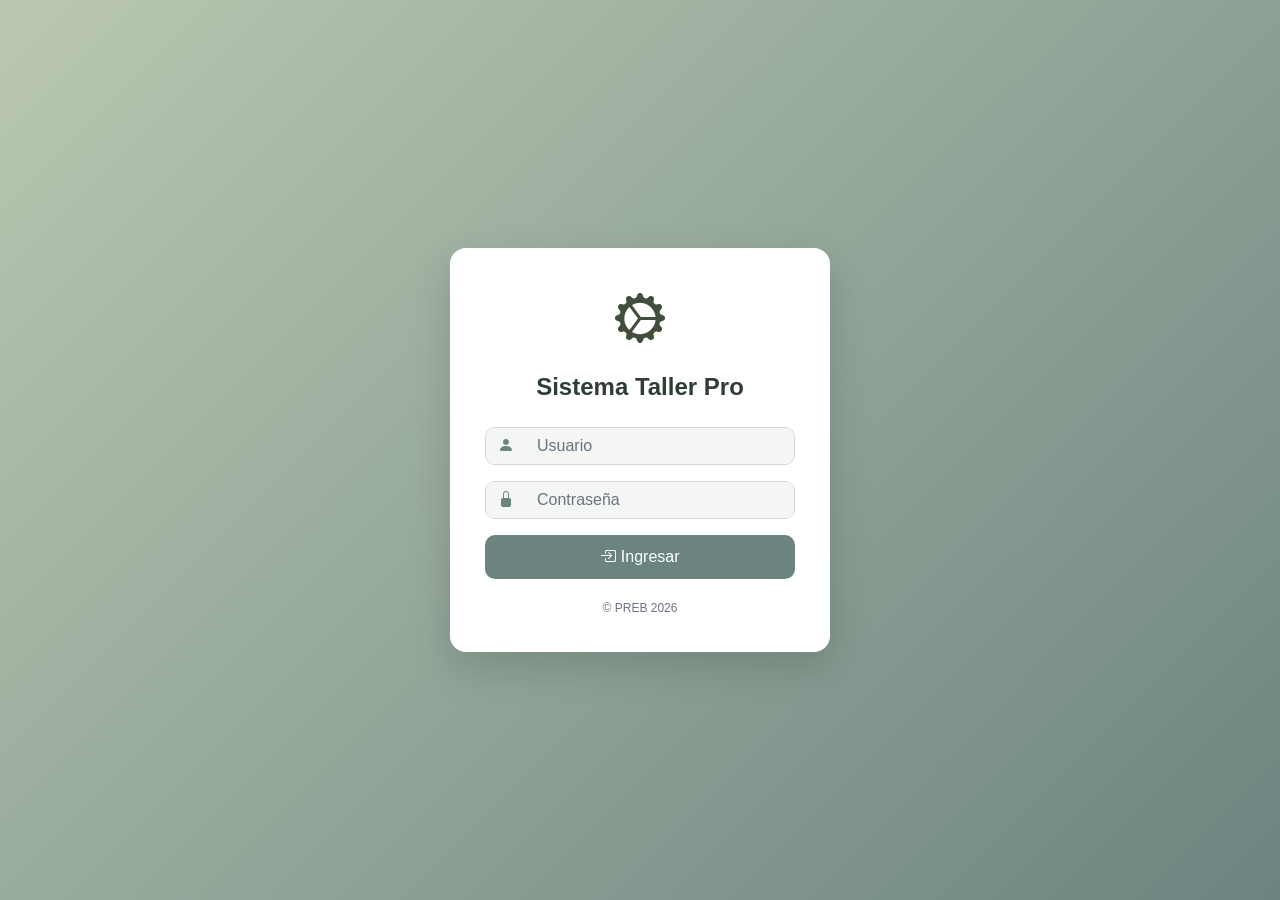
<file: plantillas/index.html>
<!DOCTYPE html>
<html lang="es">
<head>
    <meta charset="UTF-8">
    <meta name="viewport" content="width=device-width, initial-scale=1.0">
    
    <!-- Bootstrap -->
    <link href="https://cdn.jsdelivr.net/npm/bootstrap@5.3.1/dist/css/bootstrap.min.css" rel="stylesheet">
    
    <!-- Icons -->
    <link href="https://cdn.jsdelivr.net/npm/bootstrap-icons@1.10.5/font/bootstrap-icons.css" rel="stylesheet">

    <!-- CSS PROPIO -->
    <link rel="stylesheet" href="../css/login.css">

    <title>Login - Taller Pro</title>
</head>

<body>

<div class="login-card">

    <!-- LOGO -->
    <div class="logo">
        <i class="bi bi-gear-wide-connected"></i>
    </div>

    <h4 class="login-title">Sistema Taller Pro</h4>

    <form>

        <!-- USUARIO -->
        <div class="input-group mb-3">
            <span class="input-group-text">
                <i class="bi bi-person-fill"></i>
            </span>
            <input type="text" class="form-control" placeholder="Usuario" required>
        </div>

        <!-- PASSWORD -->
        <div class="input-group mb-3">
            <span class="input-group-text">
                <i class="bi bi-lock-fill"></i>
            </span>
            <input type="password" class="form-control" placeholder="Contraseña" required>
        </div>

        <!-- BOTON -->
        <div class="d-grid">
            <button class="btn btn-login text-white">
                <i class="bi bi-box-arrow-in-right"></i> Ingresar
            </button>
        </div>

    </form>

    <div class="footer-text">
        © PREB 2026
    </div>

</div>

</body>
</html>
</file>
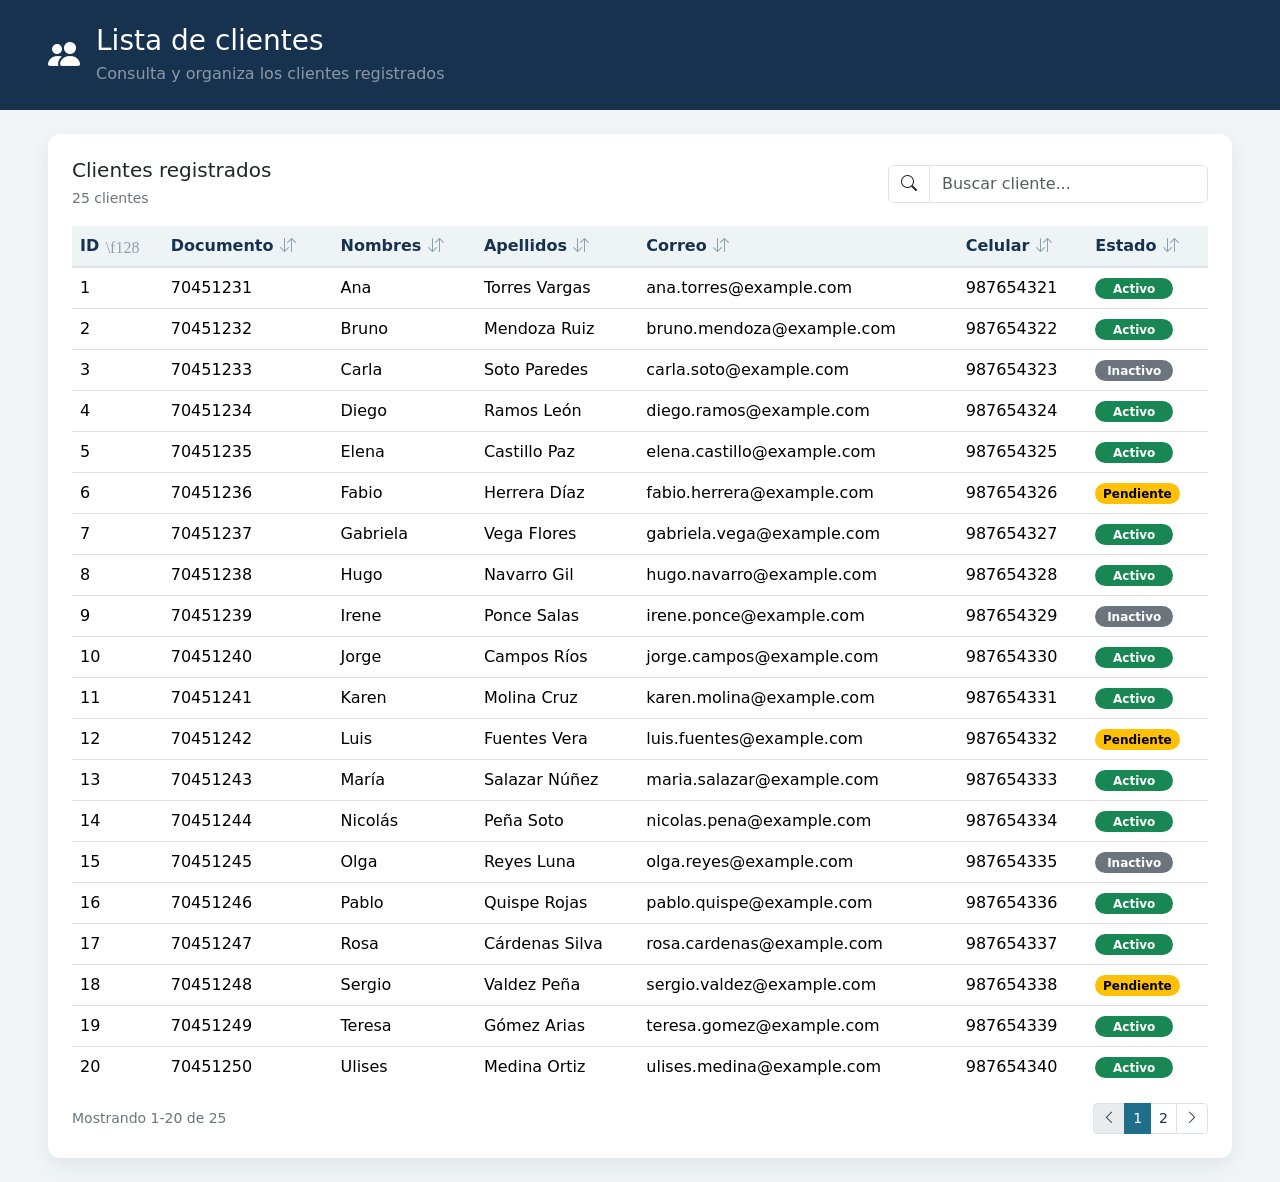
<file: plantillas/lista.html>
<!DOCTYPE html>
<html lang="es">
<head>
    <meta charset="UTF-8">
    <meta name="viewport" content="width=device-width, initial-scale=1.0">
    <title>Lista de clientes - Taller Pro</title>
    <link href="https://cdn.jsdelivr.net/npm/bootstrap@5.3.3/dist/css/bootstrap.min.css" rel="stylesheet">
    <link href="https://cdn.jsdelivr.net/npm/bootstrap-icons@1.11.3/font/bootstrap-icons.css" rel="stylesheet">
    <style>
        :root {
            --brand-dark: #16324f;
            --brand: #1f6f8b;
            --page: #f2f6f8;
            --line: #dce5ea;
        }

        body {
            min-height: 100vh;
            background: var(--page);
            color: #243746;
        }

        .page-header {
            background: var(--brand-dark);
            color: white;
        }

        .content-card {
            border: 0;
            border-radius: 12px;
            box-shadow: 0 8px 24px rgba(22, 50, 79, .09);
        }

        .table thead th {
            background: #eef4f6;
            border-bottom: 2px solid var(--line);
            color: var(--brand-dark);
            white-space: nowrap;
        }

        .sort-button {
            display: inline-flex;
            align-items: center;
            gap: .4rem;
            padding: 0;
            border: 0;
            background: transparent;
            color: inherit;
            font: inherit;
            font-weight: 600;
        }

        .sort-button:hover,
        .sort-button:focus-visible {
            color: var(--brand);
        }

        .sort-icon {
            color: #8ca1ac;
        }

        .sort-button[aria-sort="ascending"] .sort-icon::before {
            content: "\\f128";
        }

        .sort-button[aria-sort="descending"] .sort-icon::before {
            content: "\\f12a";
        }

        .status-badge {
            min-width: 78px;
        }

        .pagination .page-link {
            color: var(--brand-dark);
        }

        .pagination .active .page-link {
            background: var(--brand);
            border-color: var(--brand);
            color: white;
        }

        @media (max-width: 767.98px) {
            .table-responsive {
                margin-right: -1rem;
                margin-left: -1rem;
            }
        }
    </style>
</head>
<body>
    <header class="page-header py-4">
        <div class="container-fluid px-4 px-lg-5">
            <div class="d-flex align-items-center gap-3">
                <i class="bi bi-people-fill fs-2" aria-hidden="true"></i>
                <div>
                    <h1 class="h3 mb-1">Lista de clientes</h1>
                    <p class="mb-0 text-white-50">Consulta y organiza los clientes registrados</p>
                </div>
            </div>
        </div>
    </header>

    <main class="container-fluid px-4 px-lg-5 py-4">
        <section class="card content-card">
            <div class="card-body p-3 p-lg-4">
                <div class="d-flex flex-column flex-md-row justify-content-between align-items-md-center gap-3 mb-3">
                    <div>
                        <h2 class="h5 mb-1">Clientes registrados</h2>
                        <span id="resultSummary" class="text-secondary small"></span>
                    </div>
                    <div class="input-group" style="max-width: 320px;">
                        <span class="input-group-text bg-white" aria-hidden="true"><i class="bi bi-search"></i></span>
                        <label class="visually-hidden" for="searchInput">Buscar cliente</label>
                        <input type="search" id="searchInput" class="form-control" placeholder="Buscar cliente..." autocomplete="off">
                    </div>
                </div>

                <div class="table-responsive">
                    <table class="table table-hover align-middle mb-0">
                        <caption class="visually-hidden">Listado paginado de clientes</caption>
                        <thead>
                            <tr>
                                <th scope="col"><button class="sort-button" type="button" data-sort="id_cliente" aria-sort="none">ID <i class="bi bi-arrow-down-up sort-icon" aria-hidden="true"></i></button></th>
                                <th scope="col"><button class="sort-button" type="button" data-sort="nro_doc" aria-sort="none">Documento <i class="bi bi-arrow-down-up sort-icon" aria-hidden="true"></i></button></th>
                                <th scope="col"><button class="sort-button" type="button" data-sort="nombres" aria-sort="none">Nombres <i class="bi bi-arrow-down-up sort-icon" aria-hidden="true"></i></button></th>
                                <th scope="col"><button class="sort-button" type="button" data-sort="apellidos" aria-sort="none">Apellidos <i class="bi bi-arrow-down-up sort-icon" aria-hidden="true"></i></button></th>
                                <th scope="col"><button class="sort-button" type="button" data-sort="correo" aria-sort="none">Correo <i class="bi bi-arrow-down-up sort-icon" aria-hidden="true"></i></button></th>
                                <th scope="col"><button class="sort-button" type="button" data-sort="celular" aria-sort="none">Celular <i class="bi bi-arrow-down-up sort-icon" aria-hidden="true"></i></button></th>
                                <th scope="col"><button class="sort-button" type="button" data-sort="estado" aria-sort="none">Estado <i class="bi bi-arrow-down-up sort-icon" aria-hidden="true"></i></button></th>
                            </tr>
                        </thead>
                        <tbody id="clientsTableBody"></tbody>
                    </table>
                </div>

                <div class="d-flex flex-column flex-sm-row justify-content-between align-items-center gap-3 pt-3">
                    <span id="pageSummary" class="small text-secondary"></span>
                    <nav aria-label="Paginación de clientes">
                        <ul id="pagination" class="pagination pagination-sm mb-0"></ul>
                    </nav>
                </div>
            </div>
        </section>
    </main>

    <script>
        const rowsPerPage = 20;
        let currentPage = 1;
        let sortColumn = 'id_cliente';
        let sortDirection = 'ascending';

        // Sustituir este arreglo por la respuesta de la API de clientes.
        const clients = [
            { id_cliente: 1, nro_doc: '70451231', nombres: 'Ana', apellidos: 'Torres Vargas', correo: 'ana.torres@example.com', celular: '987654321', estado: 'Activo' },
            { id_cliente: 2, nro_doc: '70451232', nombres: 'Bruno', apellidos: 'Mendoza Ruiz', correo: 'bruno.mendoza@example.com', celular: '987654322', estado: 'Activo' },
            { id_cliente: 3, nro_doc: '70451233', nombres: 'Carla', apellidos: 'Soto Paredes', correo: 'carla.soto@example.com', celular: '987654323', estado: 'Inactivo' },
            { id_cliente: 4, nro_doc: '70451234', nombres: 'Diego', apellidos: 'Ramos León', correo: 'diego.ramos@example.com', celular: '987654324', estado: 'Activo' },
            { id_cliente: 5, nro_doc: '70451235', nombres: 'Elena', apellidos: 'Castillo Paz', correo: 'elena.castillo@example.com', celular: '987654325', estado: 'Activo' },
            { id_cliente: 6, nro_doc: '70451236', nombres: 'Fabio', apellidos: 'Herrera Díaz', correo: 'fabio.herrera@example.com', celular: '987654326', estado: 'Pendiente' },
            { id_cliente: 7, nro_doc: '70451237', nombres: 'Gabriela', apellidos: 'Vega Flores', correo: 'gabriela.vega@example.com', celular: '987654327', estado: 'Activo' },
            { id_cliente: 8, nro_doc: '70451238', nombres: 'Hugo', apellidos: 'Navarro Gil', correo: 'hugo.navarro@example.com', celular: '987654328', estado: 'Activo' },
            { id_cliente: 9, nro_doc: '70451239', nombres: 'Irene', apellidos: 'Ponce Salas', correo: 'irene.ponce@example.com', celular: '987654329', estado: 'Inactivo' },
            { id_cliente: 10, nro_doc: '70451240', nombres: 'Jorge', apellidos: 'Campos Ríos', correo: 'jorge.campos@example.com', celular: '987654330', estado: 'Activo' },
            { id_cliente: 11, nro_doc: '70451241', nombres: 'Karen', apellidos: 'Molina Cruz', correo: 'karen.molina@example.com', celular: '987654331', estado: 'Activo' },
            { id_cliente: 12, nro_doc: '70451242', nombres: 'Luis', apellidos: 'Fuentes Vera', correo: 'luis.fuentes@example.com', celular: '987654332', estado: 'Pendiente' },
            { id_cliente: 13, nro_doc: '70451243', nombres: 'María', apellidos: 'Salazar Núñez', correo: 'maria.salazar@example.com', celular: '987654333', estado: 'Activo' },
            { id_cliente: 14, nro_doc: '70451244', nombres: 'Nicolás', apellidos: 'Peña Soto', correo: 'nicolas.pena@example.com', celular: '987654334', estado: 'Activo' },
            { id_cliente: 15, nro_doc: '70451245', nombres: 'Olga', apellidos: 'Reyes Luna', correo: 'olga.reyes@example.com', celular: '987654335', estado: 'Inactivo' },
            { id_cliente: 16, nro_doc: '70451246', nombres: 'Pablo', apellidos: 'Quispe Rojas', correo: 'pablo.quispe@example.com', celular: '987654336', estado: 'Activo' },
            { id_cliente: 17, nro_doc: '70451247', nombres: 'Rosa', apellidos: 'Cárdenas Silva', correo: 'rosa.cardenas@example.com', celular: '987654337', estado: 'Activo' },
            { id_cliente: 18, nro_doc: '70451248', nombres: 'Sergio', apellidos: 'Valdez Peña', correo: 'sergio.valdez@example.com', celular: '987654338', estado: 'Pendiente' },
            { id_cliente: 19, nro_doc: '70451249', nombres: 'Teresa', apellidos: 'Gómez Arias', correo: 'teresa.gomez@example.com', celular: '987654339', estado: 'Activo' },
            { id_cliente: 20, nro_doc: '70451250', nombres: 'Ulises', apellidos: 'Medina Ortiz', correo: 'ulises.medina@example.com', celular: '987654340', estado: 'Activo' },
            { id_cliente: 21, nro_doc: '70451251', nombres: 'Valeria', apellidos: 'Paredes Soto', correo: 'valeria.paredes@example.com', celular: '987654341', estado: 'Activo' },
            { id_cliente: 22, nro_doc: '70451252', nombres: 'Walter', apellidos: 'Cáceres Rivas', correo: 'walter.caceres@example.com', celular: '987654342', estado: 'Inactivo' },
            { id_cliente: 23, nro_doc: '70451253', nombres: 'Ximena', apellidos: 'Lazo Medina', correo: 'ximena.lazo@example.com', celular: '987654343', estado: 'Activo' },
            { id_cliente: 24, nro_doc: '70451254', nombres: 'Yolanda', apellidos: 'Vargas León', correo: 'yolanda.vargas@example.com', celular: '987654344', estado: 'Activo' },
            { id_cliente: 25, nro_doc: '70451255', nombres: 'Zacarías', apellidos: 'Rojas Campos', correo: 'zacarias.rojas@example.com', celular: '987654345', estado: 'Pendiente' }
        ];

        const tableBody = document.getElementById('clientsTableBody');
        const pagination = document.getElementById('pagination');
        const searchInput = document.getElementById('searchInput');
        const resultSummary = document.getElementById('resultSummary');
        const pageSummary = document.getElementById('pageSummary');

        function getFilteredClients() {
            const searchTerm = searchInput.value.trim().toLocaleLowerCase();

            if (!searchTerm) return [...clients];

            return clients.filter(client => Object.values(client).some(value =>
                String(value).toLocaleLowerCase().includes(searchTerm)
            ));
        }

        function getSortedClients(clientList) {
            return clientList.sort((firstClient, secondClient) => {
                const firstValue = firstClient[sortColumn];
                const secondValue = secondClient[sortColumn];
                const comparison = typeof firstValue === 'number'
                    ? firstValue - secondValue
                    : String(firstValue).localeCompare(String(secondValue), 'es', { sensitivity: 'base' });

                return sortDirection === 'ascending' ? comparison : -comparison;
            });
        }

        function renderTable() {
            const sortedClients = getSortedClients(getFilteredClients());
            const totalPages = Math.max(1, Math.ceil(sortedClients.length / rowsPerPage));
            currentPage = Math.min(currentPage, totalPages);
            const firstRow = (currentPage - 1) * rowsPerPage;
            const pageClients = sortedClients.slice(firstRow, firstRow + rowsPerPage);

            tableBody.innerHTML = pageClients.length
                ? pageClients.map(client => `
                    <tr>
                        <td>${client.id_cliente}</td>
                        <td>${client.nro_doc}</td>
                        <td>${client.nombres}</td>
                        <td>${client.apellidos}</td>
                        <td>${client.correo}</td>
                        <td>${client.celular}</td>
                        <td><span class="badge rounded-pill status-badge ${getStatusClass(client.estado)}">${client.estado}</span></td>
                    </tr>
                `).join('')
                : '<tr><td class="text-center text-secondary py-4" colspan="7">No se encontraron clientes.</td></tr>';

            resultSummary.textContent = `${sortedClients.length} cliente${sortedClients.length === 1 ? '' : 's'}`;
            pageSummary.textContent = sortedClients.length
                ? `Mostrando ${firstRow + 1}-${Math.min(firstRow + rowsPerPage, sortedClients.length)} de ${sortedClients.length}`
                : 'Sin resultados';
            renderPagination(totalPages);
        }

        function getStatusClass(status) {
            return status === 'Activo' ? 'text-bg-success' : status === 'Pendiente' ? 'text-bg-warning' : 'text-bg-secondary';
        }

        function renderPagination(totalPages) {
            pagination.innerHTML = '';
            if (totalPages <= 1) return;

            addPageButton('Anterior', currentPage - 1, currentPage === 1, 'bi bi-chevron-left');
            for (let pageNumber = 1; pageNumber <= totalPages; pageNumber += 1) {
                addPageButton(String(pageNumber), pageNumber, false, '', pageNumber === currentPage);
            }
            addPageButton('Siguiente', currentPage + 1, currentPage === totalPages, 'bi bi-chevron-right');
        }

        function addPageButton(label, pageNumber, disabled, iconClass, active = false) {
            const listItem = document.createElement('li');
            listItem.className = `page-item${active ? ' active' : ''}${disabled ? ' disabled' : ''}`;
            const button = document.createElement('button');
            button.className = 'page-link';
            button.type = 'button';
            button.disabled = disabled;
            button.setAttribute('aria-label', label);
            button.innerHTML = iconClass ? `<i class="${iconClass}" aria-hidden="true"></i>` : label;
            button.addEventListener('click', () => {
                currentPage = pageNumber;
                renderTable();
            });
            listItem.appendChild(button);
            pagination.appendChild(listItem);
        }

        document.querySelectorAll('.sort-button').forEach(button => {
            button.addEventListener('click', () => {
                const selectedColumn = button.dataset.sort;
                if (sortColumn === selectedColumn) {
                    sortDirection = sortDirection === 'ascending' ? 'descending' : 'ascending';
                } else {
                    sortColumn = selectedColumn;
                    sortDirection = 'ascending';
                }

                document.querySelectorAll('.sort-button').forEach(sortButton => {
                    sortButton.setAttribute('aria-sort', sortButton === button ? sortDirection : 'none');
                });
                currentPage = 1;
                renderTable();
            });
        });

        searchInput.addEventListener('input', () => {
            currentPage = 1;
            renderTable();
        });

        document.querySelector('[data-sort="id_cliente"]').setAttribute('aria-sort', 'ascending');
        renderTable();
    </script>
</body>
</html>
</file>
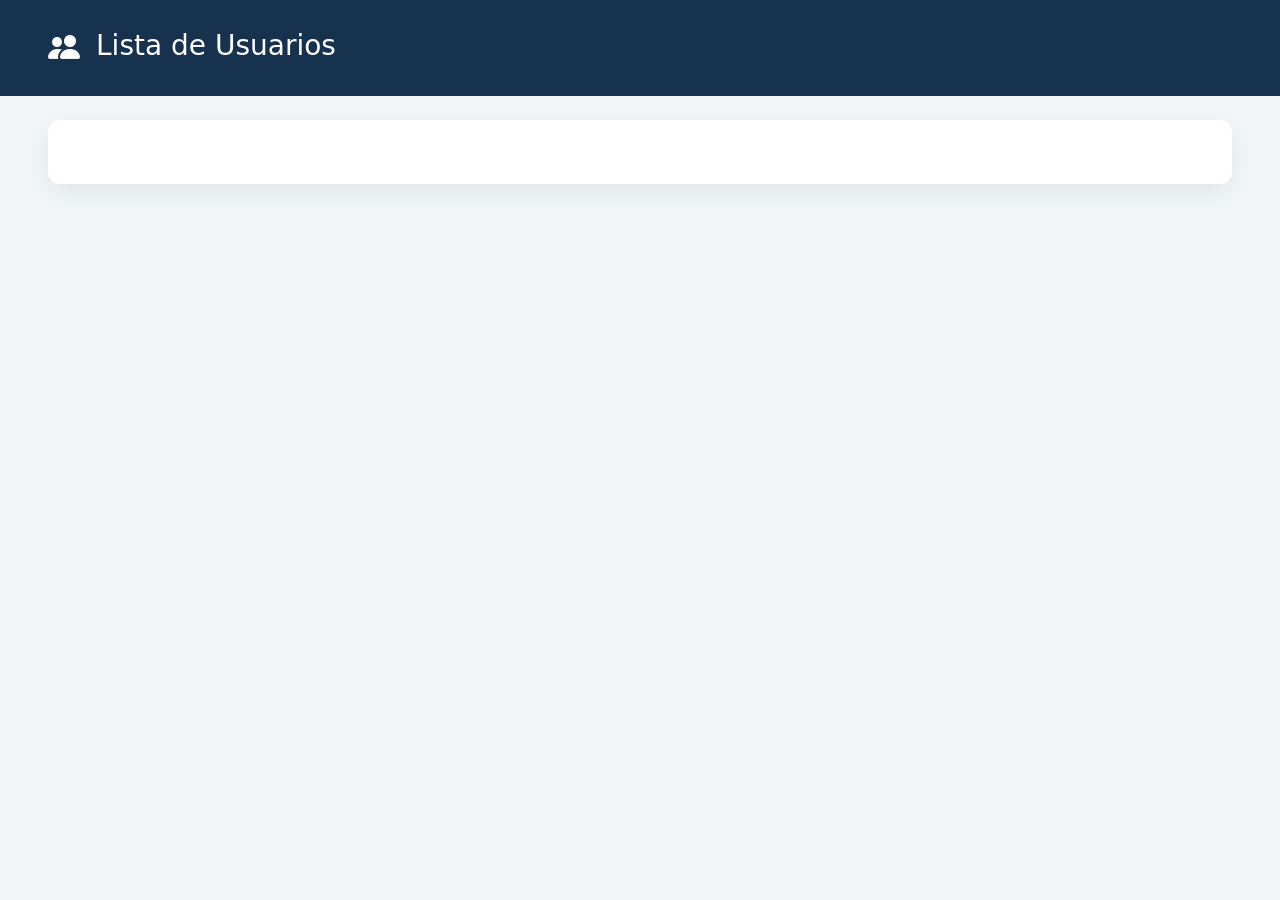
<file: plantillas/listamod.html>
<!DOCTYPE html>
<html lang="es">
<head>
    <meta charset="UTF-8">
    <meta name="viewport" content="width=device-width, initial-scale=1.0">
    <title>Lista de clientes - Taller Pro</title>
    <link href="https://cdn.jsdelivr.net/npm/bootstrap@5.3.3/dist/css/bootstrap.min.css" rel="stylesheet">
    <link href="https://cdn.jsdelivr.net/npm/bootstrap-icons@1.11.3/font/bootstrap-icons.css" rel="stylesheet">
    <style>
        :root {
            --brand-dark: #16324f;
            --brand: #1f6f8b;
            --page: #f2f6f8;
            --line: #dce5ea;
        }

        body {
            min-height: 100vh;
            background: var(--page);
            color: #243746;
        }

        .page-header {
            background: var(--brand-dark);
            color: white;
        }

        .content-card {
            border: 0;
            border-radius: 12px;
            box-shadow: 0 8px 24px rgba(22, 50, 79, .09);
        }

        .table thead th {
            background: #eef4f6;
            border-bottom: 2px solid var(--line);
            color: var(--brand-dark);
            white-space: nowrap;
        }

        .sort-button {
            display: inline-flex;
            align-items: center;
            gap: .4rem;
            padding: 0;
            border: 0;
            background: transparent;
            color: inherit;
            font: inherit;
            font-weight: 600;
        }

        .sort-button:hover,
        .sort-button:focus-visible {
            color: var(--brand);
        }

        .sort-icon {
            color: #8ca1ac;
        }

        .sort-button[aria-sort="ascending"] .sort-icon::before {
            content: "\\f128";
        }

        .sort-button[aria-sort="descending"] .sort-icon::before {
            content: "\\f12a";
        }

        .status-badge {
            min-width: 78px;
        }

        .pagination .page-link {
            color: var(--brand-dark);
        }

        .pagination .active .page-link {
            background: var(--brand);
            border-color: var(--brand);
            color: white;
        }

        @media (max-width: 767.98px) {
            .table-responsive {
                margin-right: -1rem;
                margin-left: -1rem;
            }
        }
    </style>
</head>
<body>
    <header class="page-header py-4">
        <div class="container-fluid px-4 px-lg-5">
            <div class="d-flex align-items-center gap-3">
                <i class="bi bi-people-fill fs-2" aria-hidden="true"></i>
                <div>
                    <h2 class="h3 mb-1">Lista de Usuarios</h2>
                </div>
            </div>
        </div>
    </header>

    <main class="container-fluid px-4 px-lg-5 py-4">
        <section class="card content-card">
            <div class="card-body p-3 p-lg-4">
                <div class="table-responsive">
                    
                </div>

                <div class="d-flex flex-column flex-sm-row justify-content-between align-items-center gap-3 pt-3">
                    <span id="pageSummary" class="small text-secondary"></span>
                    <nav aria-label="Paginación de clientes">
                        <ul id="pagination" class="pagination pagination-sm mb-0"></ul>
                    </nav>
                </div>
            </div>
        </section>
    </main>

    <script>
        const rowsPerPage = 20;
        let currentPage = 1;
        let sortColumn = 'id_cliente';
        let sortDirection = 'ascending';

        // Sustituir este arreglo por la respuesta de la API de clientes.
        const clients = [
            { id_cliente: 1, nro_doc: '70451231', nombres: 'Ana', apellidos: 'Torres Vargas', correo: 'ana.torres@example.com', celular: '987654321', estado: 'Activo' },
            { id_cliente: 2, nro_doc: '70451232', nombres: 'Bruno', apellidos: 'Mendoza Ruiz', correo: 'bruno.mendoza@example.com', celular: '987654322', estado: 'Activo' },
            { id_cliente: 3, nro_doc: '70451233', nombres: 'Carla', apellidos: 'Soto Paredes', correo: 'carla.soto@example.com', celular: '987654323', estado: 'Inactivo' },
            { id_cliente: 4, nro_doc: '70451234', nombres: 'Diego', apellidos: 'Ramos León', correo: 'diego.ramos@example.com', celular: '987654324', estado: 'Activo' },
            { id_cliente: 5, nro_doc: '70451235', nombres: 'Elena', apellidos: 'Castillo Paz', correo: 'elena.castillo@example.com', celular: '987654325', estado: 'Activo' },
            { id_cliente: 6, nro_doc: '70451236', nombres: 'Fabio', apellidos: 'Herrera Díaz', correo: 'fabio.herrera@example.com', celular: '987654326', estado: 'Pendiente' },
            { id_cliente: 7, nro_doc: '70451237', nombres: 'Gabriela', apellidos: 'Vega Flores', correo: 'gabriela.vega@example.com', celular: '987654327', estado: 'Activo' },
            { id_cliente: 8, nro_doc: '70451238', nombres: 'Hugo', apellidos: 'Navarro Gil', correo: 'hugo.navarro@example.com', celular: '987654328', estado: 'Activo' },
            { id_cliente: 9, nro_doc: '70451239', nombres: 'Irene', apellidos: 'Ponce Salas', correo: 'irene.ponce@example.com', celular: '987654329', estado: 'Inactivo' },
            { id_cliente: 10, nro_doc: '70451240', nombres: 'Jorge', apellidos: 'Campos Ríos', correo: 'jorge.campos@example.com', celular: '987654330', estado: 'Activo' },
            { id_cliente: 11, nro_doc: '70451241', nombres: 'Karen', apellidos: 'Molina Cruz', correo: 'karen.molina@example.com', celular: '987654331', estado: 'Activo' },
            { id_cliente: 12, nro_doc: '70451242', nombres: 'Luis', apellidos: 'Fuentes Vera', correo: 'luis.fuentes@example.com', celular: '987654332', estado: 'Pendiente' },
            { id_cliente: 13, nro_doc: '70451243', nombres: 'María', apellidos: 'Salazar Núñez', correo: 'maria.salazar@example.com', celular: '987654333', estado: 'Activo' },
            { id_cliente: 14, nro_doc: '70451244', nombres: 'Nicolás', apellidos: 'Peña Soto', correo: 'nicolas.pena@example.com', celular: '987654334', estado: 'Activo' },
            { id_cliente: 15, nro_doc: '70451245', nombres: 'Olga', apellidos: 'Reyes Luna', correo: 'olga.reyes@example.com', celular: '987654335', estado: 'Inactivo' },
            { id_cliente: 16, nro_doc: '70451246', nombres: 'Pablo', apellidos: 'Quispe Rojas', correo: 'pablo.quispe@example.com', celular: '987654336', estado: 'Activo' },
            { id_cliente: 17, nro_doc: '70451247', nombres: 'Rosa', apellidos: 'Cárdenas Silva', correo: 'rosa.cardenas@example.com', celular: '987654337', estado: 'Activo' },
            { id_cliente: 18, nro_doc: '70451248', nombres: 'Sergio', apellidos: 'Valdez Peña', correo: 'sergio.valdez@example.com', celular: '987654338', estado: 'Pendiente' },
            { id_cliente: 19, nro_doc: '70451249', nombres: 'Teresa', apellidos: 'Gómez Arias', correo: 'teresa.gomez@example.com', celular: '987654339', estado: 'Activo' },
            { id_cliente: 20, nro_doc: '70451250', nombres: 'Ulises', apellidos: 'Medina Ortiz', correo: 'ulises.medina@example.com', celular: '987654340', estado: 'Activo' },
            { id_cliente: 21, nro_doc: '70451251', nombres: 'Valeria', apellidos: 'Paredes Soto', correo: 'valeria.paredes@example.com', celular: '987654341', estado: 'Activo' },
            { id_cliente: 22, nro_doc: '70451252', nombres: 'Walter', apellidos: 'Cáceres Rivas', correo: 'walter.caceres@example.com', celular: '987654342', estado: 'Inactivo' },
            { id_cliente: 23, nro_doc: '70451253', nombres: 'Ximena', apellidos: 'Lazo Medina', correo: 'ximena.lazo@example.com', celular: '987654343', estado: 'Activo' },
            { id_cliente: 24, nro_doc: '70451254', nombres: 'Yolanda', apellidos: 'Vargas León', correo: 'yolanda.vargas@example.com', celular: '987654344', estado: 'Activo' },
            { id_cliente: 25, nro_doc: '70451255', nombres: 'Zacarías', apellidos: 'Rojas Campos', correo: 'zacarias.rojas@example.com', celular: '987654345', estado: 'Pendiente' }
        ];

        const tableBody = document.getElementById('clientsTableBody');
        const pagination = document.getElementById('pagination');
        const searchInput = document.getElementById('searchInput');
        const resultSummary = document.getElementById('resultSummary');
        const pageSummary = document.getElementById('pageSummary');

        function getFilteredClients() {
            const searchTerm = searchInput.value.trim().toLocaleLowerCase();

            if (!searchTerm) return [...clients];

            return clients.filter(client => Object.values(client).some(value =>
                String(value).toLocaleLowerCase().includes(searchTerm)
            ));
        }

        function getSortedClients(clientList) {
            return clientList.sort((firstClient, secondClient) => {
                const firstValue = firstClient[sortColumn];
                const secondValue = secondClient[sortColumn];
                const comparison = typeof firstValue === 'number'
                    ? firstValue - secondValue
                    : String(firstValue).localeCompare(String(secondValue), 'es', { sensitivity: 'base' });

                return sortDirection === 'ascending' ? comparison : -comparison;
            });
        }

        function renderTable() {
            const sortedClients = getSortedClients(getFilteredClients());
            const totalPages = Math.max(1, Math.ceil(sortedClients.length / rowsPerPage));
            currentPage = Math.min(currentPage, totalPages);
            const firstRow = (currentPage - 1) * rowsPerPage;
            const pageClients = sortedClients.slice(firstRow, firstRow + rowsPerPage);

            tableBody.innerHTML = pageClients.length
                ? pageClients.map(client => `
                    <tr>
                        <td>${client.id_cliente}</td>
                        <td>${client.nro_doc}</td>
                        <td>${client.nombres}</td>
                        <td>${client.apellidos}</td>
                        <td>${client.correo}</td>
                        <td>${client.celular}</td>
                        <td><span class="badge rounded-pill status-badge ${getStatusClass(client.estado)}">${client.estado}</span></td>
                    </tr>
                `).join('')
                : '<tr><td class="text-center text-secondary py-4" colspan="7">No se encontraron clientes.</td></tr>';

            resultSummary.textContent = `${sortedClients.length} cliente${sortedClients.length === 1 ? '' : 's'}`;
            pageSummary.textContent = sortedClients.length
                ? `Mostrando ${firstRow + 1}-${Math.min(firstRow + rowsPerPage, sortedClients.length)} de ${sortedClients.length}`
                : 'Sin resultados';
            renderPagination(totalPages);
        }

        function getStatusClass(status) {
            return status === 'Activo' ? 'text-bg-success' : status === 'Pendiente' ? 'text-bg-warning' : 'text-bg-secondary';
        }

        function renderPagination(totalPages) {
            pagination.innerHTML = '';
            if (totalPages <= 1) return;

            addPageButton('Anterior', currentPage - 1, currentPage === 1, 'bi bi-chevron-left');
            for (let pageNumber = 1; pageNumber <= totalPages; pageNumber += 1) {
                addPageButton(String(pageNumber), pageNumber, false, '', pageNumber === currentPage);
            }
            addPageButton('Siguiente', currentPage + 1, currentPage === totalPages, 'bi bi-chevron-right');
        }

        function addPageButton(label, pageNumber, disabled, iconClass, active = false) {
            const listItem = document.createElement('li');
            listItem.className = `page-item${active ? ' active' : ''}${disabled ? ' disabled' : ''}`;
            const button = document.createElement('button');
            button.className = 'page-link';
            button.type = 'button';
            button.disabled = disabled;
            button.setAttribute('aria-label', label);
            button.innerHTML = iconClass ? `<i class="${iconClass}" aria-hidden="true"></i>` : label;
            button.addEventListener('click', () => {
                currentPage = pageNumber;
                renderTable();
            });
            listItem.appendChild(button);
            pagination.appendChild(listItem);
        }

        document.querySelectorAll('.sort-button').forEach(button => {
            button.addEventListener('click', () => {
                const selectedColumn = button.dataset.sort;
                if (sortColumn === selectedColumn) {
                    sortDirection = sortDirection === 'ascending' ? 'descending' : 'ascending';
                } else {
                    sortColumn = selectedColumn;
                    sortDirection = 'ascending';
                }

                document.querySelectorAll('.sort-button').forEach(sortButton => {
                    sortButton.setAttribute('aria-sort', sortButton === button ? sortDirection : 'none');
                });
                currentPage = 1;
                renderTable();
            });
        });

        searchInput.addEventListener('input', () => {
            currentPage = 1;
            renderTable();
        });

        document.querySelector('[data-sort="id_cliente"]').setAttribute('aria-sort', 'ascending');
        renderTable();
    </script>
</body>
</html>
</file>
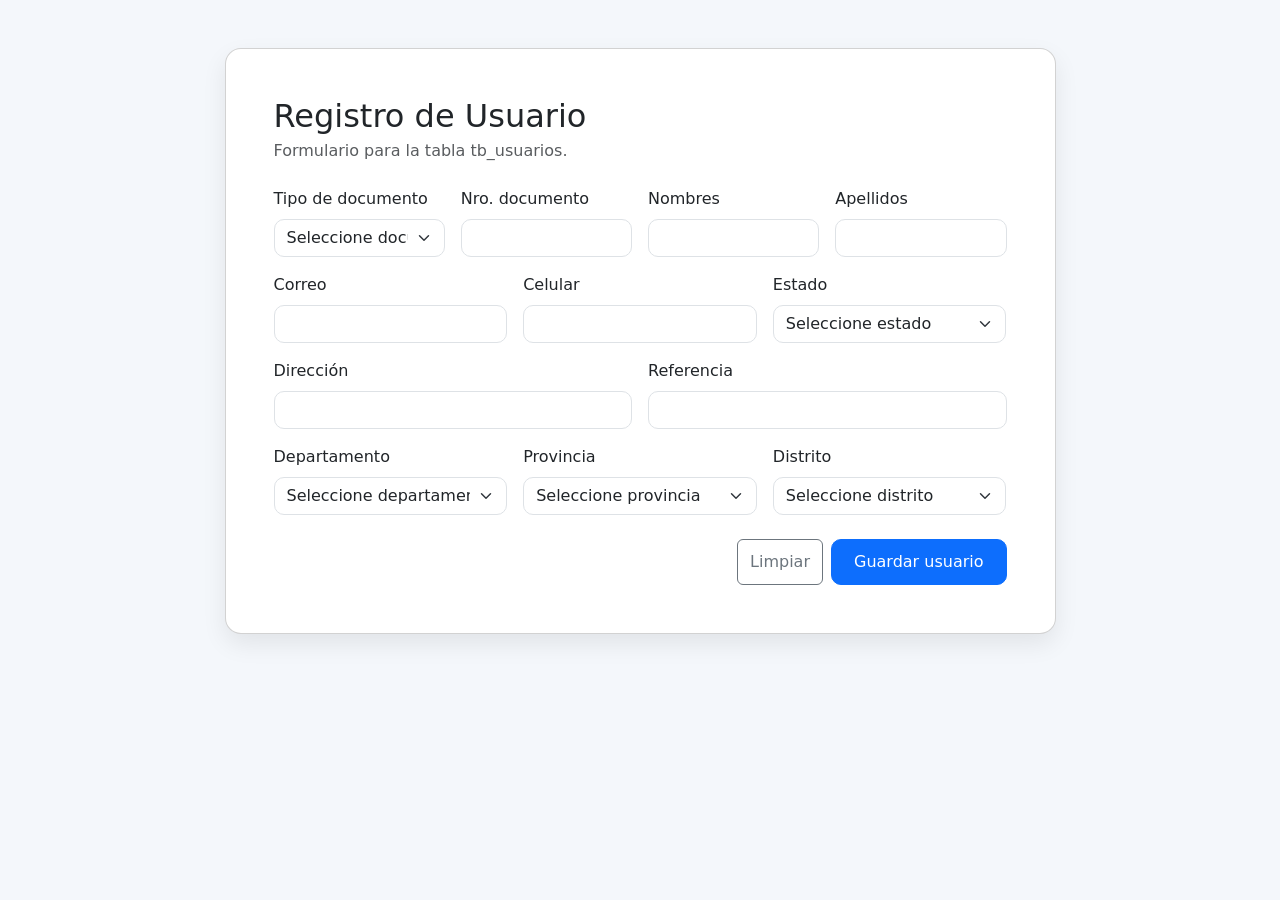
<file: plantillas/usuarios.html>
<!DOCTYPE html>
<html lang="es">
<head>
    <meta charset="UTF-8">
    <meta name="viewport" content="width=device-width, initial-scale=1.0">
    <title>Registro de Usuario</title>
    <link href="https://cdn.jsdelivr.net/npm/bootstrap@5.3.3/dist/css/bootstrap.min.css" rel="stylesheet">
    <style>
        body {
            background: #f4f7fb;
        }
        .card {
            border-radius: 16px;
            box-shadow: 0 10px 25px rgba(0,0,0,.08);
        }
        .form-control, .form-select {
            border-radius: 10px;
        }
        .btn-primary {
            border-radius: 10px;
            padding: 10px 22px;
        }
    </style>
</head>
<body>
    <div class="container py-5">
        <div class="row justify-content-center">
            <div class="col-lg-9">
                <div class="card p-4 p-md-5">
                    <div class="mb-4">
                        <h2 class="mb-1">Registro de Usuario</h2>
                        <p class="text-muted mb-0">Formulario para la tabla tb_usuarios.</p>
                    </div>

                    <form id="frmUsuario" method="POST" action="#">
                        <div class="row g-3">
                            <div class="col-md-3">
                                <label for="id_tipo_doc" class="form-label">Tipo de documento</label>
                                <select class="form-select" id="id_tipo_doc" name="id_tipo_doc" required>
                                    <option value="">Seleccione</option>
                                </select>
                            </div>

                            <div class="col-md-3">
                                <label for="nro_doc" class="form-label">Nro. documento</label>
                                <input type="text" class="form-control" id="nro_doc" name="nro_doc" maxlength="20" required>
                            </div>

                            <div class="col-md-3">
                                <label for="nombres" class="form-label">Nombres</label>
                                <input type="text" class="form-control" id="nombres" name="nombres" maxlength="100" required>
                            </div>

                            <div class="col-md-3">
                                <label for="apellidos" class="form-label">Apellidos</label>
                                <input type="text" class="form-control" id="apellidos" name="apellidos" maxlength="100" required>
                            </div>

                            <div class="col-md-4">
                                <label for="correo" class="form-label">Correo</label>
                                <input type="email" class="form-control" id="correo" name="correo" maxlength="100" required>
                            </div>

                            <div class="col-md-4">
                                <label for="celular" class="form-label">Celular</label>
                                <input type="text" class="form-control" id="celular" name="celular" maxlength="20" required>
                            </div>

                            <div class="col-md-4">
                                <label for="id_estado" class="form-label">Estado</label>
                                <select class="form-select" id="id_estado" name="id_estado" required>
                                    <option value="">Seleccione</option>
                                </select>
                            </div>

                            <div class="col-md-6">
                                <label for="direccion" class="form-label">Dirección</label>
                                <input type="text" class="form-control" id="direccion" name="direccion" maxlength="200" required>
                            </div>

                            <div class="col-md-6">
                                <label for="referencia" class="form-label">Referencia</label>
                                <input type="text" class="form-control" id="referencia" name="referencia" maxlength="200">
                            </div>

                            <div class="col-md-4">
                                <label for="id_dep" class="form-label">Departamento</label>
                                <select class="form-select" id="id_dep" name="id_dep" required>
                                    <option value="">Seleccione departamento</option>
                                </select>
                            </div>

                            <div class="col-md-4">
                                <label for="id_prov" class="form-label">Provincia</label>
                                <select class="form-select" id="id_prov" name="id_prov" required>
                                    <option value="">Seleccione provincia</option>
                                </select>
                            </div>

                            <div class="col-md-4">
                                <label for="id_dist" class="form-label">Distrito</label>
                                <select class="form-select" id="id_dist" name="id_dist" required>
                                    <option value="">Seleccione distrito</option>
                                </select>
                            </div>
                        </div>

                        <div class="d-flex justify-content-end gap-2 mt-4">
                            <button type="reset" class="btn btn-outline-secondary">Limpiar</button>
                            <button type="submit" class="btn btn-primary">Guardar usuario</button>
                        </div>
                    </form>
                </div>
            </div>
        </div>
    </div>

    <script src="https://cdn.jsdelivr.net/npm/bootstrap@5.3.3/dist/js/bootstrap.bundle.min.js"></script>
    <script>
        const tipoDocumento = [
            { id: 1, nombre: 'DNI' },
            { id: 2, nombre: 'CE' },
            { id: 3, nombre: 'RUC' },
            { id: 4, nombre: 'PASAPORTE' }
        ];

        const estados = [
            { id: 1, nombre: 'ACTIVO' },
            { id: 2, nombre: 'INACTIVO' },
            { id: 3, nombre: 'PENDIENTE' }
        ];

        const ubigeo = {
            1: {
                nombre: 'LIMA',
                provincias: {
                    11: {
                        nombre: 'LIMA',
                        distritos: {
                            1101: 'LIMA',
                            1102: 'SAN ISIDRO',
                            1103: 'MIRAFLORES',
                            1104: 'SURCO'
                        }
                    },
                    12: {
                        nombre: 'CALLAO',
                        distritos: {
                            1201: 'CALLAO',
                            1202: 'VILLA EL SALVADOR',
                            1203: 'VENTANILLA'
                        }
                    }
                }
            },
            2: {
                nombre: 'AREQUIPA',
                provincias: {
                    21: {
                        nombre: 'AREQUIPA',
                        distritos: {
                            2101: 'AREQUIPA',
                            2102: 'YANAHUARA',
                            2103: 'CERRO COLORADO'
                        }
                    }
                }
            },
            3: {
                nombre: 'CUSCO',
                provincias: {
                    31: {
                        nombre: 'CUSCO',
                        distritos: {
                            3101: 'CUSCO',
                            3102: 'SAN SERGIO',
                            3103: 'WANCHAQ'
                        }
                    }
                }
            }
        };

        function cargarSelect(selectId, data, valorDefault, textoDefault) {
            const select = document.getElementById(selectId);
            select.innerHTML = '<option value="">' + textoDefault + '</option>';

            data.forEach(item => {
                const option = document.createElement('option');
                option.value = item.id;
                option.textContent = item.nombre;
                select.appendChild(option);
            });

            if (valorDefault !== undefined) {
                select.value = valorDefault;
            }
        }

        function cargarUbigeo() {
            const depSelect = document.getElementById('id_dep');
            const provSelect = document.getElementById('id_prov');
            const distSelect = document.getElementById('id_dist');

            depSelect.innerHTML = '<option value="">Seleccione departamento</option>';
            Object.entries(ubigeo).forEach(([idDep, dep]) => {
                const option = document.createElement('option');
                option.value = idDep;
                option.textContent = dep.nombre;
                depSelect.appendChild(option);
            });

            depSelect.addEventListener('change', function () {
                const idDep = this.value;
                provSelect.innerHTML = '<option value="">Seleccione provincia</option>';
                distSelect.innerHTML = '<option value="">Seleccione distrito</option>';

                if (!idDep || !ubigeo[idDep]?.provincias) return;

                Object.entries(ubigeo[idDep].provincias).forEach(([idProv, prov]) => {
                    const option = document.createElement('option');
                    option.value = idProv;
                    option.textContent = prov.nombre;
                    provSelect.appendChild(option);
                });
            });

            provSelect.addEventListener('change', function () {
                const idDep = depSelect.value;
                const idProv = this.value;
                distSelect.innerHTML = '<option value="">Seleccione distrito</option>';

                if (!idDep || !idProv || !ubigeo[idDep]?.provincias[idProv]?.distritos) return;

                Object.entries(ubigeo[idDep].provincias[idProv].distritos).forEach(([idDist, distrito]) => {
                    const option = document.createElement('option');
                    option.value = idDist;
                    option.textContent = distrito;
                    distSelect.appendChild(option);
                });
            });
        }

        cargarSelect('id_tipo_doc', tipoDocumento, undefined, 'Seleccione documento');
        cargarSelect('id_estado', estados, undefined, 'Seleccione estado');
        cargarUbigeo();

        document.getElementById('frmUsuario').addEventListener('submit', function (e) {
            e.preventDefault();
            const formData = new FormData(this);
            const values = Object.fromEntries(formData.entries());

            console.log('Datos del formulario:', values);
            alert('Formulario listo para enviar. Revisa los valores en la consola o conecta este formulario con tu endpoint PHP.');
        });
    </script>
</body>
</html>
</file>
<file: css/login.css>
@import "root.css";

/* ========================
   BODY
======================== */
body{
    height:100vh;
    background: linear-gradient(135deg, var(--primary), var(--secundary));
    display:flex;
    justify-content:center;
    align-items:center;
    font-family: 'Segoe UI', sans-serif;
}

/* ========================
   CARD LOGIN
======================== */
.login-card{
    width: 380px;
    background: var(--input-focus);
    border-radius: 16px;
    padding: 35px;
    box-shadow: 0px 15px 40px rgba(0,0,0,0.15);
}

/* ========================
   LOGO
======================== */
.logo{
    text-align:center;
    margin-bottom:15px;
}

.logo i{
    font-size:50px;
    color: var(--terciary);
}

/* ========================
   TITULO
======================== */
.login-title{
    text-align:center;
    font-weight:600;
    color: var(--dark);
    margin-bottom:25px;
}

/* ========================
   INPUT GROUP
======================== */
.input-group{
    border-radius:10px;
    overflow:hidden;
    border: 1px solid var(--border);
    transition:0.3s;
}

/* ICONO */
.input-group-text{
    background: var(--input-bg);
    border:none;
    color: var(--secundary);
}

/* INPUT */
.form-control{
    background: var(--input-bg);
    border:none;
    color: var(--dark);
}

/* PLACEHOLDER */
.form-control::placeholder{
    color: var(--text-light);
}

/* FOCUS */
.form-control:focus{
    background: var(--input-focus);
    box-shadow: none;
}

/* HOVER INPUT */
.input-group:hover{
    border-color: var(--secundary);
}

/* ========================
   BOTON LOGIN
======================== */
.btn-login{
    background: var(--accent);
    border:none;
    border-radius:10px;
    padding:10px;
    font-weight:500;
    color:var(--input-focus);
    transition:0.3s;
}

.btn-login:hover{
    background: var(--accent-hover);
    transform: translateY(-2px);
    box-shadow: 0 8px 20px rgba(0,0,0,0.15);
}

/* ========================
   FOOTER
======================== */
.footer-text{
    text-align:center;
    font-size:12px;
    margin-top:20px;
    color: var(--text-light);
}

/* ========================
   EFECTOS PRO
======================== */
.login-card{
    animation: fadeIn 0.6s ease-in-out;
}

@keyframes fadeIn{
    from{
        opacity:0;
        transform: translateY(20px);
    }
    to{
        opacity:1;
        transform: translateY(0);
    }
}
</file>
